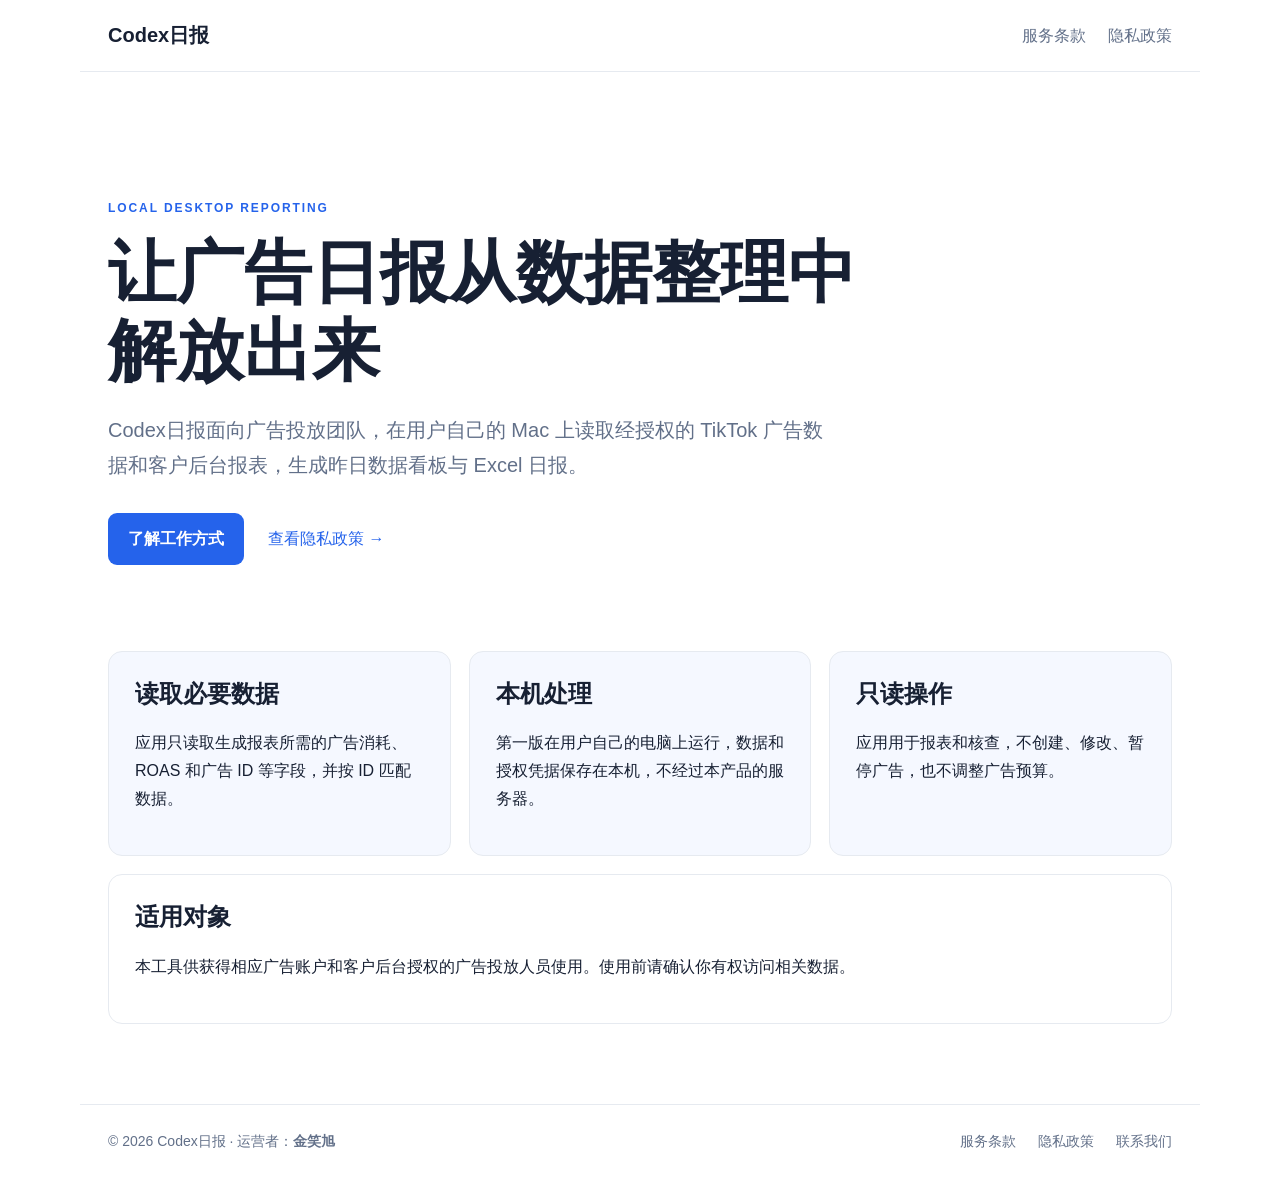
<file: index.html>
<!doctype html>
<html lang="zh-CN">
<head>
  <meta charset="utf-8">
  <meta name="viewport" content="width=device-width, initial-scale=1">
  <meta name="description" content="Codex日报是一款面向广告投放团队的本地桌面数据报表工具。">
  <title>Codex日报｜广告数据日报工具</title>
  <link rel="stylesheet" href="styles.css">
</head>
<body>
  <header class="nav"><a class="brand" href="index.html">Codex日报</a><nav><a href="terms.html">服务条款</a><a href="privacy.html">隐私政策</a></nav></header>
  <main>
    <section class="hero"><p class="eyebrow">LOCAL DESKTOP REPORTING</p><h1>让广告日报从数据整理中解放出来</h1><p class="lead">Codex日报面向广告投放团队，在用户自己的 Mac 上读取经授权的 TikTok 广告数据和客户后台报表，生成昨日数据看板与 Excel 日报。</p><div class="actions"><a class="button" href="#how">了解工作方式</a><a class="text-link" href="privacy.html">查看隐私政策 →</a></div></section>
    <section id="how" class="grid"><article><h2>读取必要数据</h2><p>应用只读取生成报表所需的广告消耗、ROAS 和广告 ID 等字段，并按 ID 匹配数据。</p></article><article><h2>本机处理</h2><p>第一版在用户自己的电脑上运行，数据和授权凭据保存在本机，不经过本产品的服务器。</p></article><article><h2>只读操作</h2><p>应用用于报表和核查，不创建、修改、暂停广告，也不调整广告预算。</p></article></section>
    <section class="notice"><h2>适用对象</h2><p>本工具供获得相应广告账户和客户后台授权的广告投放人员使用。使用前请确认你有权访问相关数据。</p></section>
  </main>
  <footer><span>© 2026 Codex日报 · 运营者：<strong>金笑旭</strong></span><span><a href="terms.html">服务条款</a><a href="privacy.html">隐私政策</a><a href="mailto:244402907@qq.com">联系我们</a></span></footer>
</body>
</html>
</file>
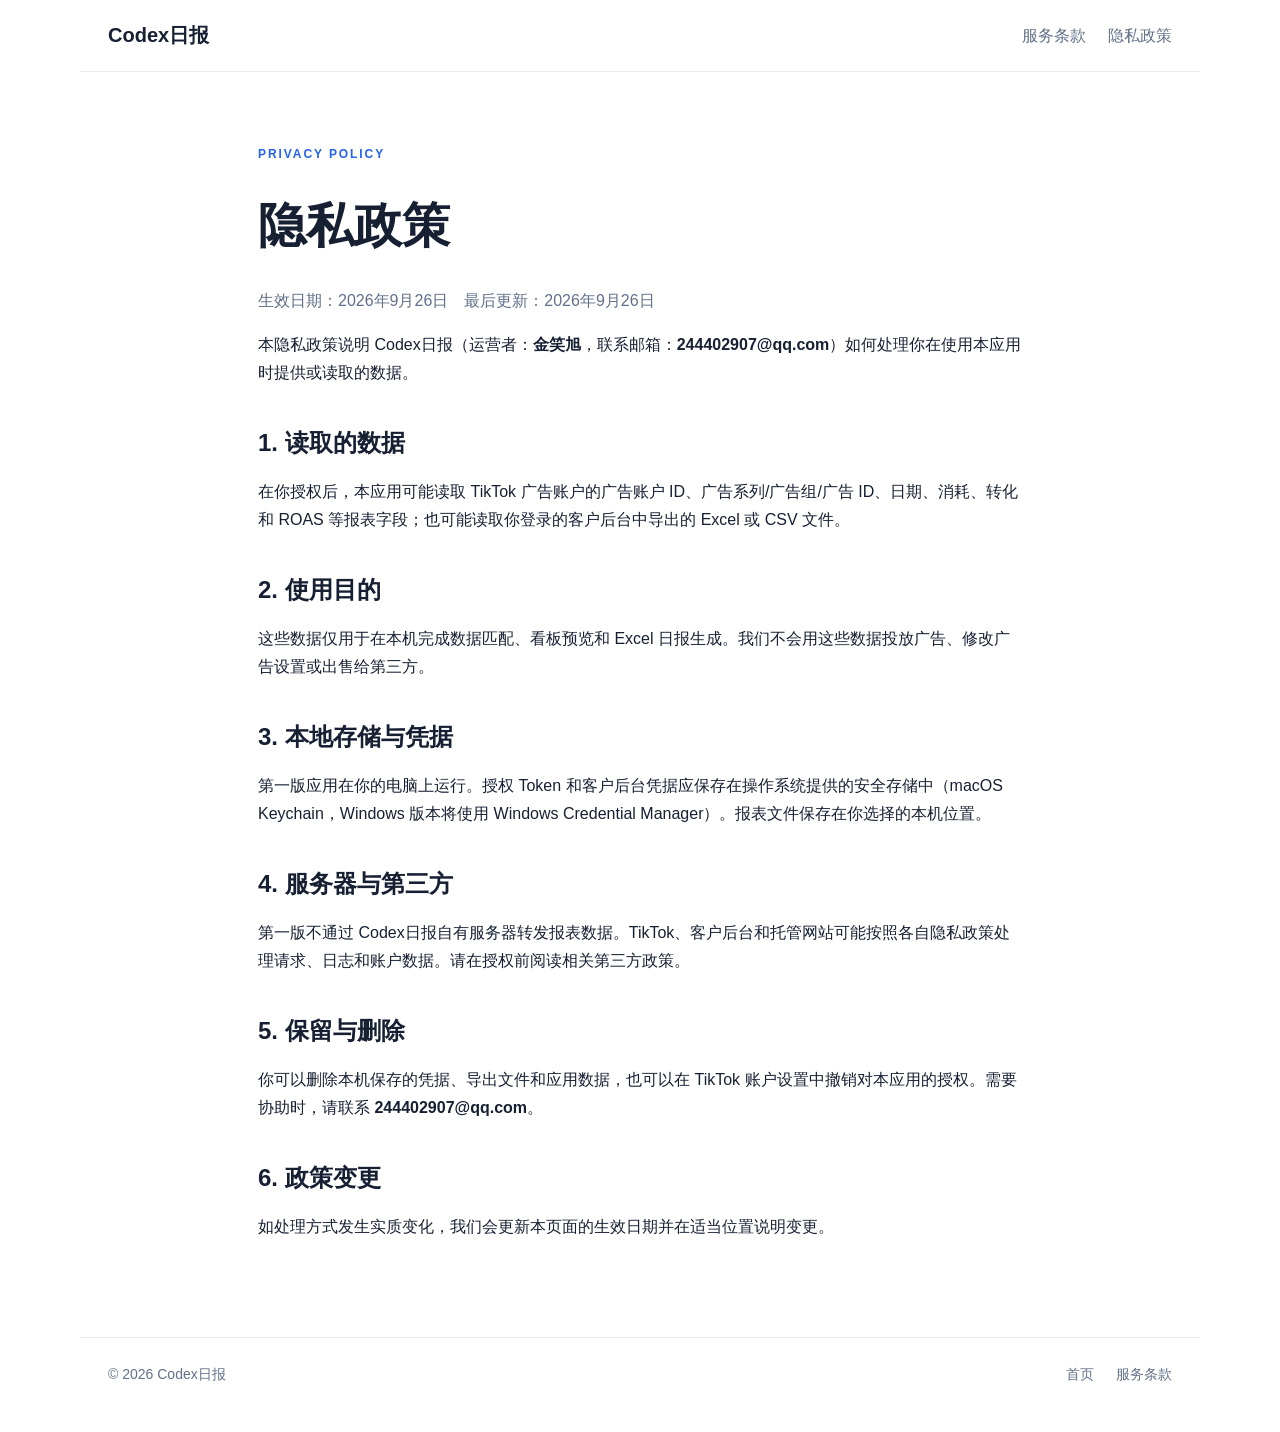
<file: privacy.html>
<!doctype html>
<html lang="zh-CN">
<head><meta charset="utf-8"><meta name="viewport" content="width=device-width, initial-scale=1"><title>隐私政策｜Codex日报</title><link rel="stylesheet" href="styles.css"></head>
<body><header class="nav"><a class="brand" href="index.html">Codex日报</a><nav><a href="terms.html">服务条款</a><a href="privacy.html">隐私政策</a></nav></header>
<main class="document"><p class="eyebrow">PRIVACY POLICY</p><h1>隐私政策</h1><p class="muted">生效日期：2026年9月26日　最后更新：2026年9月26日</p>
<p>本隐私政策说明 Codex日报（运营者：<strong>金笑旭</strong>，联系邮箱：<strong>244402907@qq.com</strong>）如何处理你在使用本应用时提供或读取的数据。</p>
<h2>1. 读取的数据</h2><p>在你授权后，本应用可能读取 TikTok 广告账户的广告账户 ID、广告系列/广告组/广告 ID、日期、消耗、转化和 ROAS 等报表字段；也可能读取你登录的客户后台中导出的 Excel 或 CSV 文件。</p>
<h2>2. 使用目的</h2><p>这些数据仅用于在本机完成数据匹配、看板预览和 Excel 日报生成。我们不会用这些数据投放广告、修改广告设置或出售给第三方。</p>
<h2>3. 本地存储与凭据</h2><p>第一版应用在你的电脑上运行。授权 Token 和客户后台凭据应保存在操作系统提供的安全存储中（macOS Keychain，Windows 版本将使用 Windows Credential Manager）。报表文件保存在你选择的本机位置。</p>
<h2>4. 服务器与第三方</h2><p>第一版不通过 Codex日报自有服务器转发报表数据。TikTok、客户后台和托管网站可能按照各自隐私政策处理请求、日志和账户数据。请在授权前阅读相关第三方政策。</p>
<h2>5. 保留与删除</h2><p>你可以删除本机保存的凭据、导出文件和应用数据，也可以在 TikTok 账户设置中撤销对本应用的授权。需要协助时，请联系 <strong>244402907@qq.com</strong>。</p>
<h2>6. 政策变更</h2><p>如处理方式发生实质变化，我们会更新本页面的生效日期并在适当位置说明变更。</p></main>
<footer><span>© 2026 Codex日报</span><span><a href="index.html">首页</a><a href="terms.html">服务条款</a></span></footer></body></html>
</file>
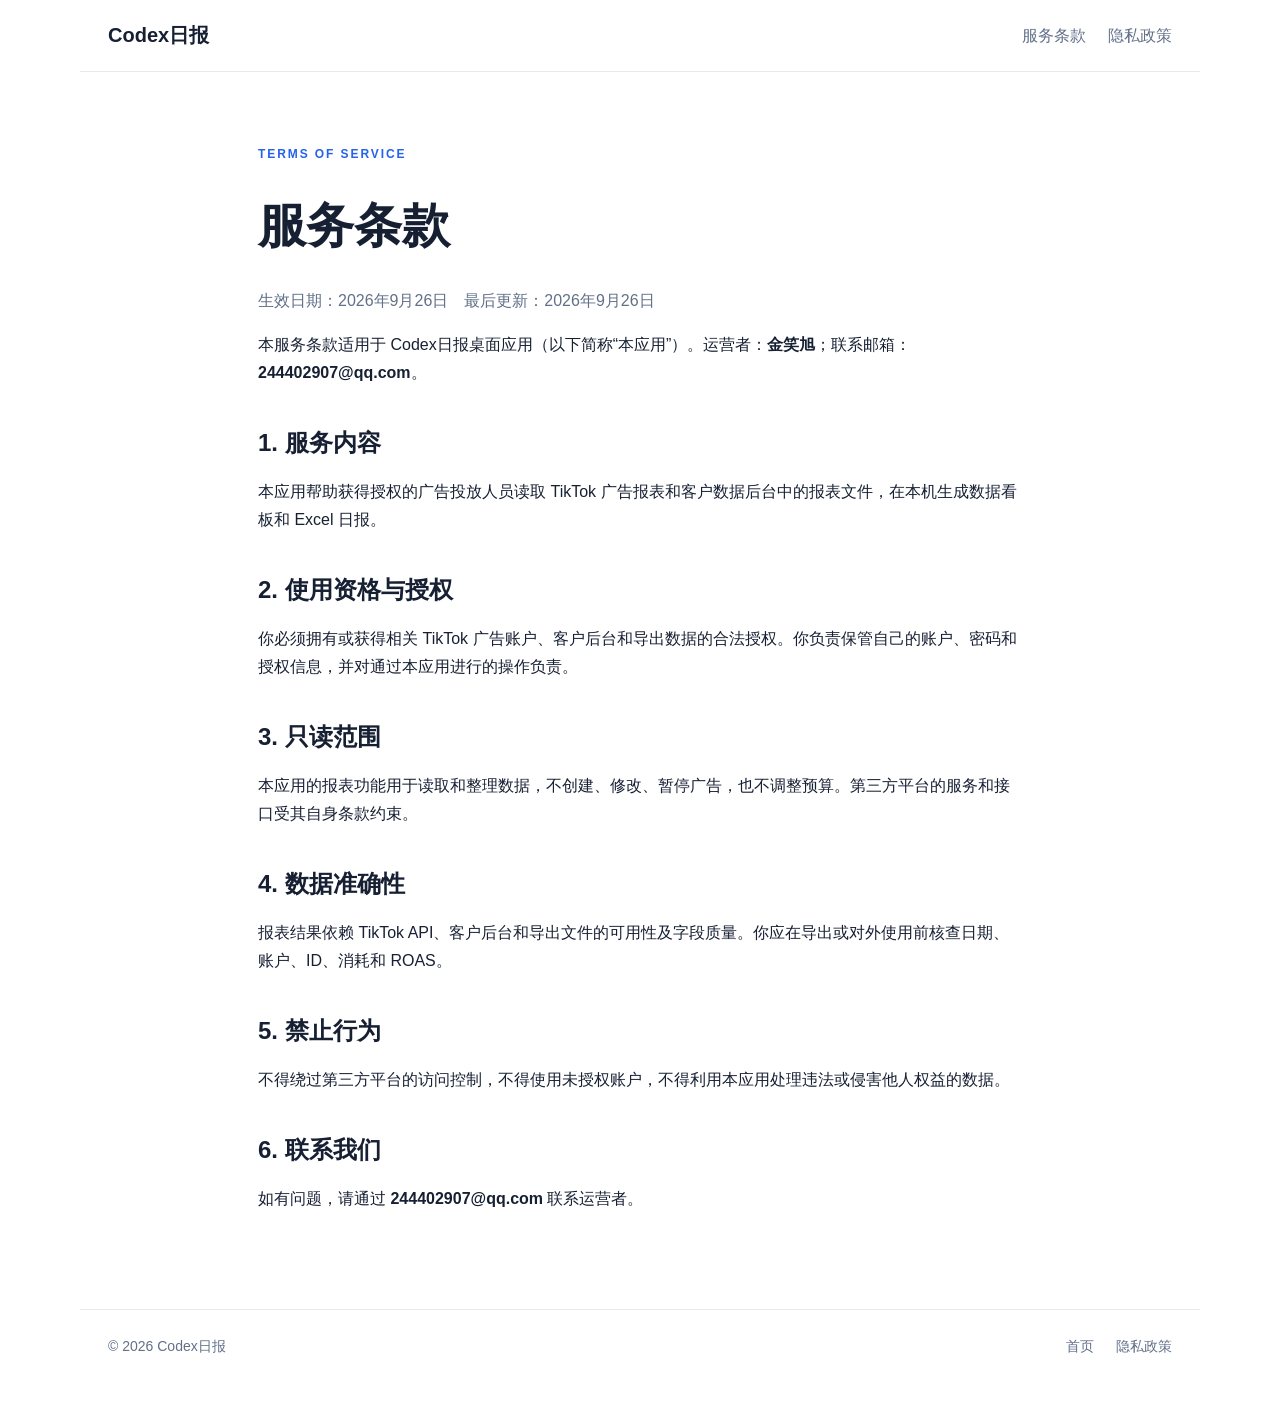
<file: terms.html>
<!doctype html>
<html lang="zh-CN">
<head><meta charset="utf-8"><meta name="viewport" content="width=device-width, initial-scale=1"><title>服务条款｜Codex日报</title><link rel="stylesheet" href="styles.css"></head>
<body><header class="nav"><a class="brand" href="index.html">Codex日报</a><nav><a href="terms.html">服务条款</a><a href="privacy.html">隐私政策</a></nav></header>
<main class="document"><p class="eyebrow">TERMS OF SERVICE</p><h1>服务条款</h1><p class="muted">生效日期：2026年9月26日　最后更新：2026年9月26日</p>
<p>本服务条款适用于 Codex日报桌面应用（以下简称“本应用”）。运营者：<strong>金笑旭</strong>；联系邮箱：<strong>244402907@qq.com</strong>。</p>
<h2>1. 服务内容</h2><p>本应用帮助获得授权的广告投放人员读取 TikTok 广告报表和客户数据后台中的报表文件，在本机生成数据看板和 Excel 日报。</p>
<h2>2. 使用资格与授权</h2><p>你必须拥有或获得相关 TikTok 广告账户、客户后台和导出数据的合法授权。你负责保管自己的账户、密码和授权信息，并对通过本应用进行的操作负责。</p>
<h2>3. 只读范围</h2><p>本应用的报表功能用于读取和整理数据，不创建、修改、暂停广告，也不调整预算。第三方平台的服务和接口受其自身条款约束。</p>
<h2>4. 数据准确性</h2><p>报表结果依赖 TikTok API、客户后台和导出文件的可用性及字段质量。你应在导出或对外使用前核查日期、账户、ID、消耗和 ROAS。</p>
<h2>5. 禁止行为</h2><p>不得绕过第三方平台的访问控制，不得使用未授权账户，不得利用本应用处理违法或侵害他人权益的数据。</p>
<h2>6. 联系我们</h2><p>如有问题，请通过 <strong>244402907@qq.com</strong> 联系运营者。</p></main>
<footer><span>© 2026 Codex日报</span><span><a href="index.html">首页</a><a href="privacy.html">隐私政策</a></span></footer></body></html>
</file>
<file: styles.css>
:root{--ink:#172033;--muted:#627089;--line:#e6eaf0;--accent:#2563eb;--soft:#f5f8ff}*{box-sizing:border-box}body{margin:0;color:var(--ink);font:16px/1.75 -apple-system,BlinkMacSystemFont,"Segoe UI","PingFang SC","Microsoft YaHei",sans-serif;background:#fff}.nav{height:72px;display:flex;align-items:center;justify-content:space-between;max-width:1120px;margin:auto;padding:0 28px;border-bottom:1px solid var(--line)}a{color:inherit}.brand{text-decoration:none;font-weight:800;font-size:20px}.nav nav,.nav nav a,footer span:last-child{display:flex;gap:22px}.nav nav a,footer a{text-decoration:none;color:var(--muted)}main{max-width:1120px;margin:auto;padding:80px 28px}.hero{max-width:790px;padding:34px 0 86px}.eyebrow{color:var(--accent);font-size:12px;letter-spacing:.16em;font-weight:800}.hero h1{font-size:clamp(38px,6vw,68px);line-height:1.15;margin:14px 0 24px}.lead{color:var(--muted);font-size:20px;max-width:720px}.actions{display:flex;gap:24px;align-items:center;margin-top:30px}.button{background:var(--accent);color:white;padding:12px 20px;border-radius:9px;text-decoration:none;font-weight:700}.text-link{color:var(--accent);text-decoration:none}.grid{display:grid;grid-template-columns:repeat(3,1fr);gap:18px}.grid article,.notice{border:1px solid var(--line);border-radius:14px;padding:26px;background:var(--soft)}h2{line-height:1.3;margin-top:0}.notice{margin-top:18px;background:#fff}.document{max-width:820px;padding-top:60px}.document h1{font-size:48px;line-height:1.2}.document h2{font-size:24px;margin-top:40px}.muted{color:var(--muted)}footer{max-width:1120px;margin:auto;padding:24px 28px 45px;border-top:1px solid var(--line);display:flex;justify-content:space-between;gap:20px;color:var(--muted);font-size:14px}@media(max-width:700px){.nav{padding:0 18px}.nav nav{gap:10px;font-size:14px}main{padding:55px 18px}.grid{grid-template-columns:1fr}.hero{padding-bottom:55px}.actions{align-items:flex-start;flex-direction:column}footer{padding:24px 18px;display:block}footer span{display:block;margin-bottom:12px}}
</file>
